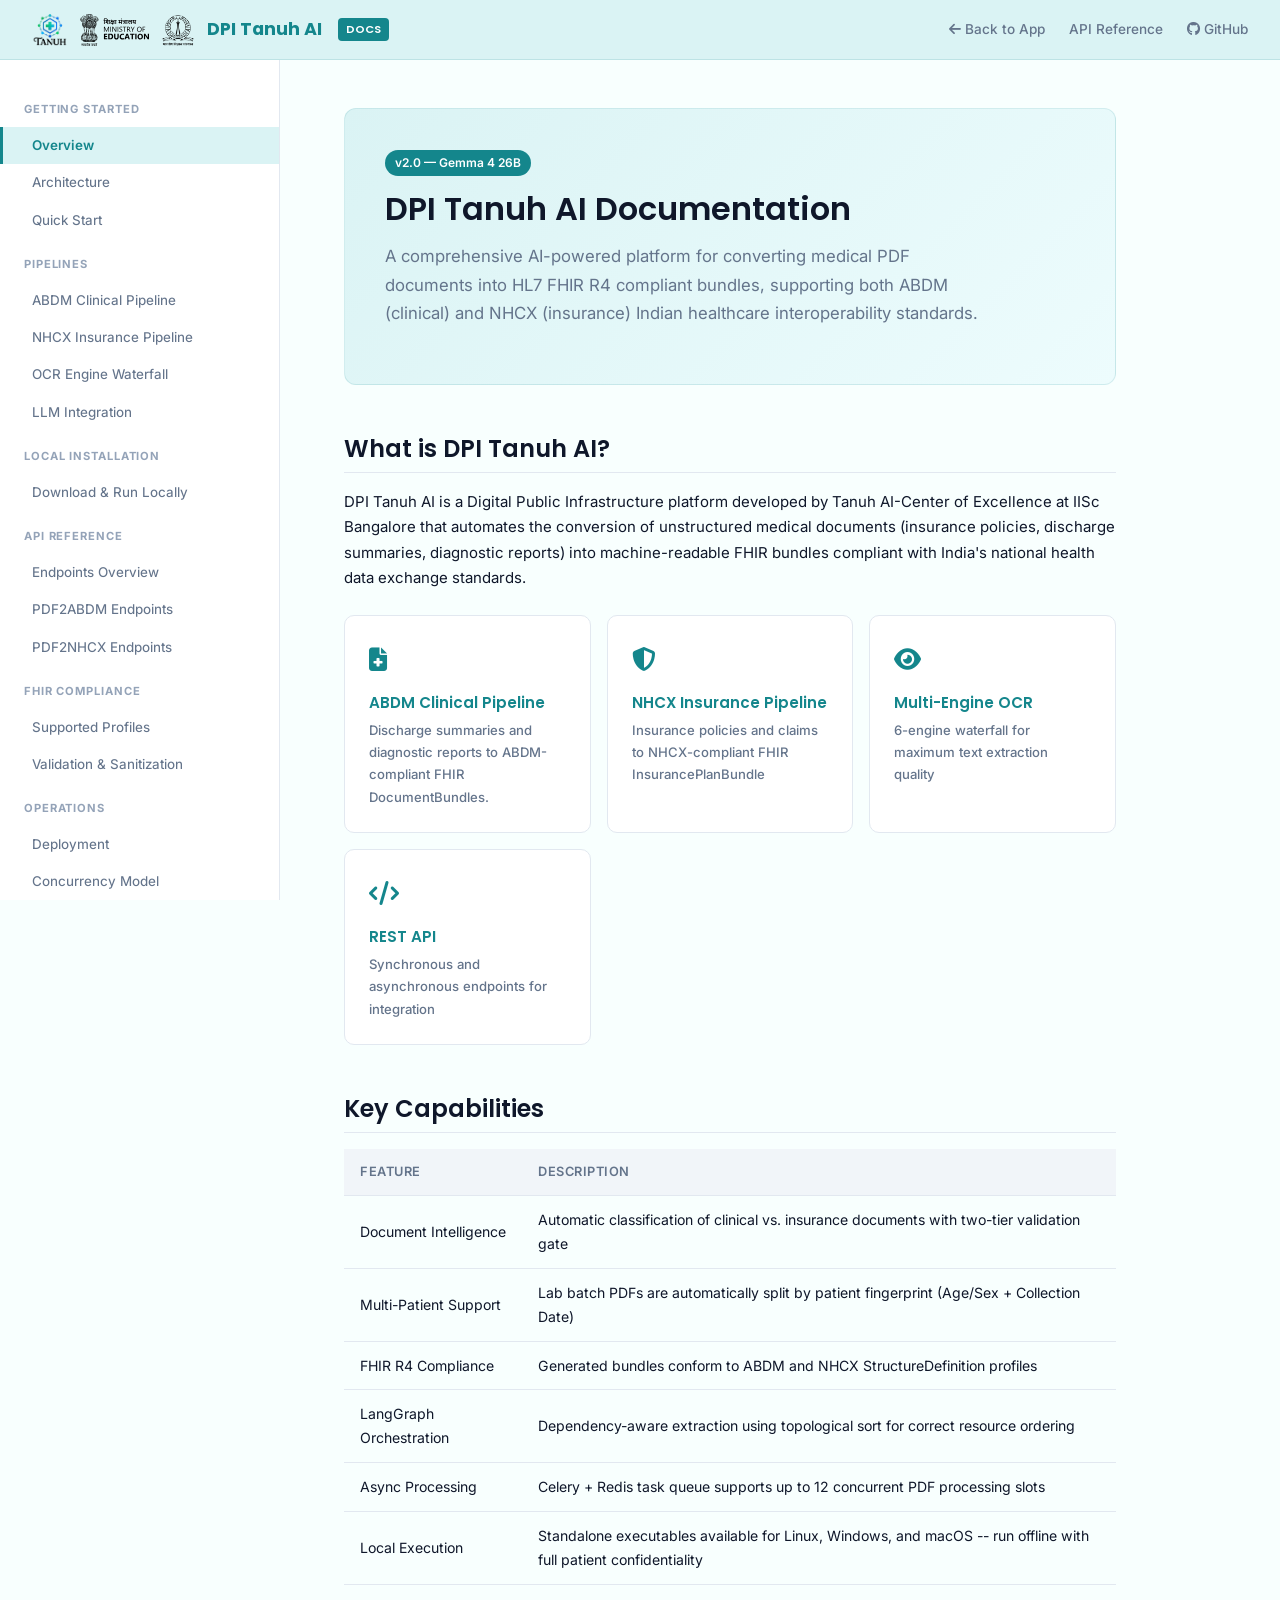
<file: frontend/docs/index.html>
<!DOCTYPE html>
<html lang="en">
<head>
    <meta charset="UTF-8">
    <meta name="viewport" content="width=device-width, initial-scale=1.0">
    <title>Documentation | DPI Tanuh AI</title>
    <link rel="icon" type="image/png" href="../assets/tanuh.png">
    <link rel="stylesheet" href="style.css">
    <link href="https://fonts.googleapis.com/css2?family=Inter:wght@400;450;500;600&family=Poppins:wght@600;700&family=JetBrains+Mono:wght@400;600&display=swap" rel="stylesheet">
    <link rel="stylesheet" href="https://cdnjs.cloudflare.com/ajax/libs/font-awesome/6.4.0/css/all.min.css">
</head>
<body>

<!-- Top Bar -->
<nav class="docs-topbar">
    <a href="../index.html" class="topbar-brand">
        <img src="../assets/tanuh.png" alt="Tanuh AI">
        <img src="../assets/MoE_Logo.svg" alt="Ministry of Education Logo" style="height:32px;">
        <img src="../assets/IISc_Logo.png" alt="IISc Logo" style="height:32px;">
        <span>DPI Tanuh AI</span>
        <span class="docs-badge">DOCS</span>
    </a>
    <div class="topbar-links">
        <a href="../index.html"><i class="fas fa-arrow-left"></i> Back to App</a>
        <a href="#api-reference" onclick="navigateTo('api-reference')">API Reference</a>
        <a href="https://github.com/tanuh-bcd" target="_blank"><i class="fab fa-github"></i> GitHub</a>
    </div>
</nav>

<!-- Layout -->
<div class="docs-layout">
    <!-- Sidebar -->
    <aside class="docs-sidebar">
        <div class="sidebar-section">
            <div class="sidebar-section-title">Getting Started</div>
            <a href="#overview" class="sidebar-link active" onclick="navigateTo('overview')">Overview</a>
            <a href="#architecture" class="sidebar-link" onclick="navigateTo('architecture')">Architecture</a>
            <a href="#quickstart" class="sidebar-link" onclick="navigateTo('quickstart')">Quick Start</a>
        </div>
        <div class="sidebar-section">
            <div class="sidebar-section-title">Pipelines</div>
            <a href="#pipeline-abdm" class="sidebar-link" onclick="navigateTo('pipeline-abdm')">ABDM Clinical Pipeline</a>
            <a href="#pipeline-nhcx" class="sidebar-link" onclick="navigateTo('pipeline-nhcx')">NHCX Insurance Pipeline</a>
            <a href="#ocr-engines" class="sidebar-link" onclick="navigateTo('ocr-engines')">OCR Engine Waterfall</a>
            <a href="#llm-integration" class="sidebar-link" onclick="navigateTo('llm-integration')">LLM Integration</a>
        </div>
        <div class="sidebar-section">
            <div class="sidebar-section-title">Local Installation</div>
            <a href="#local-install" class="sidebar-link" onclick="navigateTo('local-install')">Download &amp; Run Locally</a>
        </div>
        <div class="sidebar-section">
            <div class="sidebar-section-title">API Reference</div>
            <a href="#api-reference" class="sidebar-link" onclick="navigateTo('api-reference')">Endpoints Overview</a>
            <a href="#api-abdm" class="sidebar-link" onclick="navigateTo('api-abdm')">PDF2ABDM Endpoints</a>
            <a href="#api-nhcx" class="sidebar-link" onclick="navigateTo('api-nhcx')">PDF2NHCX Endpoints</a>
        </div>
        <div class="sidebar-section">
            <div class="sidebar-section-title">FHIR Compliance</div>
            <a href="#fhir-profiles" class="sidebar-link" onclick="navigateTo('fhir-profiles')">Supported Profiles</a>
            <a href="#fhir-validation" class="sidebar-link" onclick="navigateTo('fhir-validation')">Validation &amp; Sanitization</a>
        </div>
        <div class="sidebar-section">
            <div class="sidebar-section-title">Operations</div>
            <a href="#deployment" class="sidebar-link" onclick="navigateTo('deployment')">Deployment</a>
            <a href="#concurrency" class="sidebar-link" onclick="navigateTo('concurrency')">Concurrency Model</a>
            <a href="#monitoring" class="sidebar-link" onclick="navigateTo('monitoring')">Monitoring &amp; Logging</a>
        </div>
    </aside>

    <!-- Main Content -->
    <main class="docs-main">

        <!-- Overview Section -->
        <section id="overview" class="doc-section active">
            <div class="docs-hero">
                <span class="version-badge">v2.0 &mdash; Gemma 4 26B</span>
                <h1>DPI Tanuh AI Documentation</h1>
                <p>A comprehensive AI-powered platform for converting medical PDF documents into HL7 FHIR R4 compliant bundles, supporting both ABDM (clinical) and NHCX (insurance) Indian healthcare interoperability standards.</p>
            </div>

            <h2>What is DPI Tanuh AI?</h2>
            <p>DPI Tanuh AI is a Digital Public Infrastructure platform developed by Tanuh AI-Center of Excellence at IISc Bangalore that automates the conversion of unstructured medical documents (insurance policies, discharge summaries, diagnostic reports) into machine-readable FHIR bundles compliant with India's national health data exchange standards.</p>

            <div class="card-grid">
                <a class="doc-card" href="#pipeline-abdm" onclick="navigateTo('pipeline-abdm')">
                    <div class="card-icon"><i class="fas fa-file-medical" style="color: var(--primary)"></i></div>
                    <h4>ABDM Clinical Pipeline</h4>
                    <p>Discharge summaries and diagnostic reports to ABDM-compliant FHIR DocumentBundles.</p>
                </a>
                <a class="doc-card" href="#pipeline-nhcx" onclick="navigateTo('pipeline-nhcx')">
                    <div class="card-icon"><i class="fas fa-shield-alt" style="color: var(--primary)"></i></div>
                    <h4>NHCX Insurance Pipeline</h4>
                    <p>Insurance policies and claims to NHCX-compliant FHIR InsurancePlanBundle</p>
                </a>
                <a class="doc-card" href="#ocr-engines" onclick="navigateTo('ocr-engines')">
                    <div class="card-icon"><i class="fas fa-eye" style="color: var(--primary)"></i></div>
                    <h4>Multi-Engine OCR</h4>
                    <p>6-engine waterfall for maximum text extraction quality</p>
                </a>
                <a class="doc-card" href="#api-reference" onclick="navigateTo('api-reference')">
                    <div class="card-icon"><i class="fas fa-code" style="color: var(--primary)"></i></div>
                    <h4>REST API</h4>
                    <p>Synchronous and asynchronous endpoints for integration</p>
                </a>
            </div>

            <h2>Key Capabilities</h2>
            <table>
                <thead>
                    <tr><th>Feature</th><th>Description</th></tr>
                </thead>
                <tbody>
                    <tr><td>Document Intelligence</td><td>Automatic classification of clinical vs. insurance documents with two-tier validation gate</td></tr>
                    <tr><td>Multi-Patient Support</td><td>Lab batch PDFs are automatically split by patient fingerprint (Age/Sex + Collection Date)</td></tr>
                    <tr><td>FHIR R4 Compliance</td><td>Generated bundles conform to ABDM and NHCX StructureDefinition profiles</td></tr>
                    <tr><td>LangGraph Orchestration</td><td>Dependency-aware extraction using topological sort for correct resource ordering</td></tr>
                    <tr><td>Async Processing</td><td>Celery + Redis task queue supports up to 12 concurrent PDF processing slots</td></tr>
                    <tr><td>Local Execution</td><td>Standalone executables available for Linux, Windows, and macOS -- run offline with full patient confidentiality</td></tr>
                </tbody>
            </table>
        </section>

        <!-- Architecture Section -->
        <section id="architecture" class="doc-section">
            <h1>System Architecture</h1>
            <p>The platform consists of 6 Docker microservices orchestrated via Docker Compose, communicating over an internal Docker network.</p>

            <div class="flow-diagram">
                                        +------------------+
                                        |    Frontend      |
                                        |  (Apache :8080)  |
                                        +--------+---------+
                                                 |
                          +----------------------+----------------------+
                          |                                             |
                +---------v--------+                          +---------v--------+
                |   pdf2abdm       |                          |   pdf2nhcx       |
                |  (FastAPI :8000) |                          |  (FastAPI :8001) |
                +---------+--------+                          +---------+--------+
                          |                                             |
                          +---------------------+-----------------------+
                                                |
                                     +----------v-----------+
                                     |     Celery Workers   |
                                     |  (3 replicas x 4)    |
                                     +----------+-----------+
                                                |
                                     +----------v-----------+
                                     |     Redis            |
                                     |  (Broker + Backend)  |
                                     +----------+-----------+
                                                |
                                     +----------v-----------+
                                     |   Vertex AI (LLM)    |
                                     |   Gemma 4 26B MaaS   |
                                     +----------------------+</div>

            <h2>Service Overview</h2>
            <table>
                <thead>
                    <tr><th>Service</th><th>Port</th><th>Role</th></tr>
                </thead>
                <tbody>
                    <tr><td><code>frontend</code></td><td>8080</td><td>Static SPA + reverse proxy (Apache httpd)</td></tr>
                    <tr><td><code>pdf2abdm</code></td><td>8000</td><td>Clinical document pipeline (ABDM profiles)</td></tr>
                    <tr><td><code>pdf2nhcx</code></td><td>8001</td><td>Insurance document pipeline (NHCX profiles)</td></tr>
                    <tr><td><code>celery-worker</code></td><td>&mdash;</td><td>Background task processing (3 replicas, concurrency=4)</td></tr>
                    <tr><td><code>redis</code></td><td>6379</td><td>Task broker, result backend, progress store</td></tr>
                </tbody>
            </table>

            <h2>Request Flow</h2>
            <div class="pipeline-steps">
                <div class="pipeline-step">
                    <h4>1. Client Upload</h4>
                    <p>PDF uploaded via frontend or API. Apache proxies to correct backend service.</p>
                </div>
                <div class="pipeline-step">
                    <h4>2. Document Validation Gate</h4>
                    <p>Two-tier classifier (keyword heuristic + LLM fallback) rejects misrouted documents.</p>
                </div>
                <div class="pipeline-step">
                    <h4>3. OCR Extraction</h4>
                    <p>6-engine waterfall extracts text with intelligent fallback for scanned/complex PDFs.</p>
                </div>
                <div class="pipeline-step">
                    <h4>4. LLM-Powered FHIR Extraction</h4>
                    <p>LangGraph StateGraph orchestrates Gemma 4 26B calls in dependency order.</p>
                </div>
                <div class="pipeline-step">
                    <h4>5. Post-Processing &amp; Validation</h4>
                    <p>Sanitization fixes common LLM hallucinations, bundle assembly, PDF embedding.</p>
                </div>
                <div class="pipeline-step">
                    <h4>6. Result Delivery</h4>
                    <p>FHIR bundle stored in Redis (24h TTL) and uploaded to GCS.</p>
                </div>
            </div>
        </section>

        <!-- Quick Start Section -->
        <section id="quickstart" class="doc-section">
            <h1>Quick Start</h1>
            <p>Get the platform running locally in minutes with Docker Compose.</p>

            <h2>Prerequisites</h2>
            <ul>
                <li>Docker &amp; Docker Compose v2+</li>
                <li>Google Cloud service account with Vertex AI access</li>
                <li>At least 8GB RAM available for containers</li>
            </ul>

            <h2>Environment Setup</h2>
            <p>Create a <code>.env</code> file in the project root:</p>
            <pre><code>GOOGLE_CLOUD_PROJECT=your-gcp-project-id
GOOGLE_APPLICATION_CREDENTIALS=/path/to/service-account.json
REDIS_URL=redis://redis:6379/0
GCS_BUCKET=your-bucket-name</code></pre>

            <h2>Launch</h2>
            <pre><code># Clone the repository
git clone https://github.com/tanuh-bcd/NHCX_HACKATHON.git
cd NHCX_HACKATHON

# Start all services
docker compose up --build -d

# Verify services
docker compose ps</code></pre>

            <div class="callout callout-info">
                <strong>Ports</strong>
                Frontend: <code>http://localhost:8080</code> | ABDM API: <code>:8000</code> | NHCX API: <code>:8001</code>
            </div>

            <h2>Test a Conversion</h2>
            <pre><code># Synchronous (waits for result)
curl -X POST http://localhost:8080/pdf2nhcx \
  -F "file=@insurance_policy.pdf" \
  -F "model=gemma4"

# Asynchronous (returns task ID immediately)
curl -X POST http://localhost:8080/pdf2nhcx/submit \
  -F "file=@insurance_policy.pdf"

# Poll for result
curl http://localhost:8080/pdf2nhcx/task-result/{task_id}</code></pre>
        </section>

        <!-- ABDM Pipeline Section -->
        <section id="pipeline-abdm" class="doc-section">
            <h1>ABDM Clinical Pipeline</h1>
            <p>The pdf2abdm service converts clinical medical documents (discharge summaries, diagnostic reports) into FHIR R4 DocumentBundles conforming to Ayushman Bharat Digital Mission profiles.</p>

            <h2>Supported Document Types</h2>
            <table>
                <thead>
                    <tr><th>Artifact</th><th>Description</th><th>Mandatory Resources</th></tr>
                </thead>
                <tbody>
                    <tr>
                        <td><code>DischargeSummaryRecord</code></td>
                        <td>Inpatient discharge documents</td>
                        <td>Patient, Encounter, Practitioner, Organization, Condition, Procedure, Observation, DocumentReference</td>
                    </tr>
                    <tr>
                        <td><code>DiagnosticReportRecord</code></td>
                        <td>Lab and imaging reports</td>
                        <td>Patient, Practitioner, Organization, DiagnosticReportLab, Observation, DocumentReference</td>
                    </tr>
                </tbody>
            </table>

            <h2>Pipeline Flow</h2>
            <div class="pipeline-steps">
                <div class="pipeline-step">
                    <h4>1. Multi-Engine OCR</h4>
                    <p>PDF text extraction via 6-engine waterfall. Scanned documents automatically trigger VLM/Tesseract fallback.</p>
                </div>
                <div class="pipeline-step">
                    <h4>2. Patient Grouping (Lab Reports)</h4>
                    <p>For diagnostic batch PDFs: pages grouped by Age/Sex + Collection Date fingerprint. Discharge summaries bypass this step.</p>
                </div>
                <div class="pipeline-step">
                    <h4>3. Document Classification</h4>
                    <p>LLM-based classifier selects clinical artifact type and identifies additional FHIR resources present in the text.</p>
                </div>
                <div class="pipeline-step">
                    <h4>4. LangGraph Extraction</h4>
                    <p>Dependency-resolved workflow extracts each FHIR resource using rulebook-driven prompts. Cross-references maintained via ID registry.</p>
                </div>
                <div class="pipeline-step">
                    <h4>5. Bundle Assembly</h4>
                    <p>Resources assembled into FHIR DocumentBundle with proper fullUrl references, PDF binary embedded as base64.</p>
                </div>
            </div>

            <h2>Multi-Patient Handling</h2>
            <p>Lab batch PDFs (e.g., multiple patients' blood work in one PDF) are detected by the presence of <code>Age/Sex</code> and <code>Collection Date</code> fields. When detected:</p>
            <ul>
                <li>Pages are grouped by patient fingerprint</li>
                <li>Each patient group produces an independent FHIR bundle</li>
                <li>Non-batch documents (discharge summaries) are always treated as single-patient</li>
            </ul>

            <div class="callout callout-warning">
                <strong>Document Gate</strong>
                Non-clinical documents (insurance PDFs, unrelated files) are rejected with HTTP 422 before any LLM processing occurs, saving compute resources.
            </div>
        </section>

        <!-- NHCX Pipeline Section -->
        <section id="pipeline-nhcx" class="doc-section">
            <h1>NHCX Insurance Pipeline</h1>
            <p>The pdf2nhcx service converts insurance documents into FHIR R4 <code>InsurancePlanBundle</code> resources conforming to National Health Claims Exchange standards. All insurance document types are converted into this single bundle format.</p>

            <h2>Input &amp; Output</h2>
            <p>The pipeline accepts any insurance-related PDF document (health insurance policies, claims, etc.) as input. The output is always a single <strong>InsurancePlanBundle</strong> — a FHIR Bundle of type <code>collection</code> containing InsurancePlan, Organization, Condition, DocumentReference, and other relevant resources extracted from the document.</p>

            <h2>Resource Dependency Graph</h2>
            <p>NHCX resources have strict ordering requirements. The pipeline uses topological sorting to ensure dependencies are resolved before dependent resources are extracted:</p>

            <div class="flow-diagram">
  Organization ──────────┐
                         v
  InsurancePlan ─────────┤
                         v
  InsurancePlanBundle ───┘

  Independent: Binary, DocumentReference, Condition, Patient, Practitioner</div>

            <h2>Pipeline Steps</h2>
            <div class="pipeline-steps">
                <div class="pipeline-step">
                    <h4>1. OCR + Distillation</h4>
                    <p>Multi-engine OCR extracts raw text, then 8 LLM calls distill structured information from the entire text.</p>
                </div>
                <div class="pipeline-step">
                    <h4>2. Document Type Gate</h4>
                    <p>Classifier validates the document is actually an insurance document. Clinical docs are rejected with a redirect message.</p>
                </div>
                <div class="pipeline-step">
                    <h4>3. NHCX Resource Selection</h4>
                    <p>LLM identifies which insurance-specific FHIR resources are present in the document.</p>
                </div>
                <div class="pipeline-step">
                    <h4>4. LangGraph Extraction (Dependency-Ordered)</h4>
                    <p>Each resource extracted via dedicated LLM call with NHCX rulebook (StructureDefinition JSON) loaded into prompt context.</p>
                </div>
                <div class="pipeline-step">
                    <h4>5. Sanitization &amp; Assembly</h4>
                    <p><code>sanitize_fhir_resource()</code> fixes hallucinated types, missing required fields, invalid code systems. Bundle assembled with InsurancePlan first.</p>
                </div>
                <div class="pipeline-step">
                    <h4>6. PDF Embedding &amp; Upload</h4>
                    <p>Original PDF embedded as base64 Binary resource. Final bundle uploaded to GCS and cached in Redis.</p>
                </div>
            </div>

            <h2>Rulebook-Driven Extraction</h2>
            <p>Each FHIR resource type has a corresponding StructureDefinition JSON file (40+ rulebooks) loaded into the LLM prompt. This ensures generated resources conform to the exact field constraints, cardinality rules, and terminology bindings defined by NHCX.</p>

            <div class="callout callout-info">
                <strong>Cross-Reference Integrity</strong>
                An <code>id_registry</code> dictionary tracks generated resource IDs across the workflow, ensuring that references (e.g., InsurancePlan referencing Organization) use correct UUIDs.
            </div>
        </section>

        <!-- OCR Engines Section -->
        <section id="ocr-engines" class="doc-section">
            <h1>OCR Engine Waterfall</h1>
            <p>The platform employs a 6-engine waterfall strategy to maximize text extraction quality across diverse PDF types (digital, scanned, handwritten, complex layouts).</p>

            <h2>Engine Priority Order</h2>
            <table>
                <thead>
                    <tr><th>#</th><th>Engine</th><th>Technology</th><th>Best For</th><th>Fallback Trigger</th></tr>
                </thead>
                <tbody>
                    <tr><td>1</td><td><strong>PyPDF</strong></td><td>Native PDF text layer</td><td>Clean digital PDFs</td><td>&lt;50 chars/page (scanned PDF)</td></tr>
                    <tr><td>2</td><td><strong>Chandra2</strong></td><td>VLM 4B (datalab/chandra2)</td><td>Complex layouts, handwriting</td><td>GPU unavailable or model error</td></tr>
                    <tr><td>3</td><td><strong>Docling</strong></td><td>IBM Structural Parser</td><td>Tables, structured documents</td><td>Parse failure or empty output</td></tr>
                    <tr><td>4</td><td><strong>LightOn</strong></td><td>PyMuPDF4LLM</td><td>Fast digital extraction</td><td>Empty or insufficient text</td></tr>
                    <tr><td>5</td><td><strong>Surya</strong></td><td>Transformer OCR</td><td>90+ languages, 2x resolution</td><td>Low confidence scores</td></tr>
                    <tr><td>6</td><td><strong>Chandra</strong></td><td>Tesseract (300 DPI)</td><td>Last resort, any document</td><td>Final fallback (always succeeds)</td></tr>
                </tbody>
            </table>

            <h2>Design Rationale</h2>
            <ul>
                <li><strong>Fast path first:</strong> PyPDF is near-instant for digital PDFs (majority of insurance documents)</li>
                <li><strong>VLM for quality:</strong> Chandra2 (4B parameter model) understands document layout semantically</li>
                <li><strong>Structural parsing:</strong> Docling preserves tables and hierarchical structure</li>
                <li><strong>Never fail:</strong> Tesseract as final fallback ensures every PDF produces some output</li>
            </ul>

            <h2>Output Normalization</h2>
            <p>All engines produce output through a common normalizer that generates uniform Markdown with:</p>
            <ul>
                <li>YAML front-matter (engine used, page count, confidence)</li>
                <li><code>&lt;!-- PAGE N --&gt;</code> markers for page boundaries</li>
                <li>Consistent heading levels and table formatting</li>
            </ul>

            <div class="callout callout-success">
                <strong>GPU Optimization</strong>
                Chandra2 (VLM) requires 8-12GB VRAM. When no GPU is available, the waterfall automatically skips to Docling, maintaining service availability without hardware dependency.
            </div>
        </section>

        <!-- LLM Integration Section -->
        <section id="llm-integration" class="doc-section">
            <h1>LLM Integration</h1>
            <p>The platform uses Google's Gemma 4 26B model via Vertex AI Model-as-a-Service for all inference tasks.</p>

            <h2>Model Configuration</h2>
            <table>
                <thead>
                    <tr><th>Parameter</th><th>Value</th></tr>
                </thead>
                <tbody>
                    <tr><td>Model</td><td><code>publishers/google/models/gemma-4-26b-a4b-it-maas</code></td></tr>
                    <tr><td>Provider</td><td>Google Vertex AI (Model-as-a-Service)</td></tr>
                    <tr><td>Temperature</td><td>0.1 (deterministic extraction)</td></tr>
                    <tr><td>Max Tokens</td><td>65,536</td></tr>
                    <tr><td>Context Window</td><td>128K tokens</td></tr>
                </tbody>
            </table>

            <h2>LangChain Integration</h2>
            <p>Two LangChain wrapper libraries are used:</p>
            <table>
                <thead>
                    <tr><th>Service</th><th>Library</th><th>Class</th></tr>
                </thead>
                <tbody>
                    <tr><td>pdf2abdm</td><td><code>langchain_google_vertexai</code></td><td><code>ChatVertexAI</code></td></tr>
                    <tr><td>pdf2nhcx</td><td><code>langchain_google_genai</code></td><td><code>ChatGoogleGenerativeAI</code></td></tr>
                </tbody>
            </table>
            <p>Both connect to the same Vertex AI backend. Token refresh is handled automatically via <code>get_llm()</code> factory pattern (fresh client per call avoids stale credentials).</p>

            <h2>LLM Call Budget Per Document</h2>
            <table>
                <thead>
                    <tr><th>Stage</th><th>Calls</th><th>Purpose</th></tr>
                </thead>
                <tbody>
                    <tr><td>Distillation</td><td>~8 </td><td>Structured text extraction from raw OCR</td></tr>
                    <tr><td>Classification</td><td>1</td><td>Document type + resource selection</td></tr>
                    <tr><td>FHIR Extraction</td><td>~6</td><td>One call per resource type (Organization, InsurancePlan, etc.)</td></tr>
                    <tr><td><strong>Total</strong></td><td><strong>~15</strong></td><td>Per Insurance PDF</td></tr>
                </tbody>
            </table>

            <h2>LangGraph Workflow</h2>
            <p>The extraction workflow is built as a LangGraph <code>StateGraph</code> with:</p>
            <ul>
                <li><strong>Shared state:</strong> <code>AgentState</code> TypedDict carries text, ID registry, and extracted resources</li>
                <li><strong>Node factory:</strong> <code>create_insurance_node()</code> generates a node for each resource type</li>
                <li><strong>Topological ordering:</strong> Dependencies resolved automatically (Organization before InsurancePlan)</li>
                <li><strong>Assembly node:</strong> Final node collects all resources into ordered bundle</li>
            </ul>
        </section>

        <!-- API Reference Section -->
        <section id="api-reference" class="doc-section">
            <h1>API Reference</h1>
            <p>The platform exposes RESTful APIs through two backend services. All endpoints accept multipart form uploads and return JSON.</p>

            <div class="callout callout-info">
                <strong>Base URL</strong>
                Production: <code>https://dpi.tanuh.ai</code> | Local: <code>http://localhost:8080</code>
            </div>

            <h2>Authentication</h2>
            <p>Currently, the API does not require authentication tokens. Rate limiting is applied at the infrastructure level.</p>

            <h2>Common Response Format</h2>
            <pre><code>{
  "status": "completed" | "failed" | "rejected",
  "task_id": "uuid-string",
  "doc_type": "InsurancePolicy",
  "bundle": { ... FHIR Bundle ... },
  "model_used": "gemma4",
  "error": "string (only on failure)"
}</code></pre>

            <h2>Services</h2>
            <div class="card-grid">
                <a class="doc-card" href="#api-abdm" onclick="navigateTo('api-abdm')">
                    <div class="card-icon"><i class="fas fa-file-medical" style="color: var(--primary)"></i></div>
                    <h4>PDF2ABDM</h4>
                    <p>Clinical documents &rarr; FHIR DocumentBundle</p>
                </a>
                <a class="doc-card" href="#api-nhcx" onclick="navigateTo('api-nhcx')">
                    <div class="card-icon"><i class="fas fa-shield-alt" style="color: var(--primary)"></i></div>
                    <h4>PDF2NHCX</h4>
                    <p>Insurance documents &rarr; FHIR InsurancePlanBundle</p>
                </a>
                <a class="doc-card" href="#local-install" onclick="navigateTo('local-install')">
                    <div class="card-icon"><i class="fas fa-download" style="color: var(--primary)"></i></div>
                    <h4>Run Locally</h4>
                    <p>Download executable for Linux, Windows, or macOS</p>
                </a>
            </div>
        </section>

        <!-- API ABDM Section -->
        <section id="api-abdm" class="doc-section">
            <h1>PDF2ABDM Endpoints</h1>
            <p>Clinical document conversion API. Accepts discharge summaries and diagnostic reports.</p>

            <div class="endpoint-block">
                <div class="endpoint-header">
                    <span class="method method-post">POST</span>
                    <code>/pdf2abdm</code>
                </div>
                <div class="endpoint-body">
                    <p><strong>Synchronous conversion.</strong> Blocks until processing completes (up to 25 minutes for complex documents).</p>
                    <h4>Parameters</h4>
                    <div class="param-list">
                        <div class="param-item">
                            <span class="param-name">file</span>
                            <span><span class="param-type">file (required)</span> &mdash; PDF document to convert</span>
                        </div>
                        <div class="param-item">
                            <span class="param-name">model</span>
                            <span><span class="param-type">string</span> &mdash; LLM model key. Default: <code>gemma4</code></span>
                        </div>
                    </div>
                    <h4>Response</h4>
                    <pre><code>{
  "status": "completed",
  "bundles": [
    { "resourceType": "Bundle", "type": "document", ... }
  ],
  "doc_type": "DischargeSummaryRecord",
  "patient_count": 1
}</code></pre>
                </div>
            </div>

            <div class="endpoint-block">
                <div class="endpoint-header">
                    <span class="method method-post">POST</span>
                    <code>/pdf2abdm/submit</code>
                </div>
                <div class="endpoint-body">
                    <p><strong>Asynchronous submission.</strong> Returns immediately with a task ID for polling.</p>
                    <h4>Response</h4>
                    <pre><code>{
  "task_id": "a1b2c3d4-e5f6-7890-abcd-ef1234567890",
  "status": "queued"
}</code></pre>
                </div>
            </div>

            <div class="endpoint-block">
                <div class="endpoint-header">
                    <span class="method method-get">GET</span>
                    <code>/pdf2abdm/task-status/{task_id}</code>
                </div>
                <div class="endpoint-body">
                    <p><strong>Poll task progress.</strong> Returns current step and percentage.</p>
                    <pre><code>{
  "state": "PROGRESS",
  "step": "LLM Extraction",
  "progress": 50
}</code></pre>
                </div>
            </div>

            <div class="endpoint-block">
                <div class="endpoint-header">
                    <span class="method method-get">GET</span>
                    <code>/pdf2abdm/task-result/{task_id}</code>
                </div>
                <div class="endpoint-body">
                    <p><strong>Retrieve completed result.</strong> Results are cached in Redis for 24 hours.</p>
                </div>
            </div>

            <div class="callout callout-warning">
                <strong>Document Validation</strong>
                Uploading a non-clinical document (e.g., insurance policy) returns HTTP 422 with message: "Wrong service: please resubmit via the NHCX/Insurance pipeline."
            </div>
        </section>

        <!-- API NHCX Section -->
        <section id="api-nhcx" class="doc-section">
            <h1>PDF2NHCX Endpoints</h1>
            <p>Insurance document conversion API. Accepts health insurance policies, pre-authorization forms, and claims.</p>

            <div class="endpoint-block">
                <div class="endpoint-header">
                    <span class="method method-post">POST</span>
                    <code>/pdf2nhcx</code>
                </div>
                <div class="endpoint-body">
                    <p><strong>Synchronous conversion.</strong> Processes insurance PDF and returns FHIR InsurancePlanBundle.</p>
                    <h4>Parameters</h4>
                    <div class="param-list">
                        <div class="param-item">
                            <span class="param-name">file</span>
                            <span><span class="param-type">file (required)</span> &mdash; Insurance PDF document</span>
                        </div>
                        <div class="param-item">
                            <span class="param-name">model</span>
                            <span><span class="param-type">string</span> &mdash; LLM model key. Default: <code>gemma4</code></span>
                        </div>
                    </div>
                    <h4>Response</h4>
                    <pre><code>{
  "status": "completed",
  "doc_type": "InsurancePolicy",
  "bundle": {
    "resourceType": "Bundle",
    "type": "collection",
    "entry": [ ... ]
  },
  "model_used": "gemma4"
}</code></pre>
                </div>
            </div>

            <div class="endpoint-block">
                <div class="endpoint-header">
                    <span class="method method-post">POST</span>
                    <code>/pdf2nhcx/submit</code>
                </div>
                <div class="endpoint-body">
                    <p><strong>Asynchronous submission.</strong> Queues processing via Celery and returns task ID.</p>
                    <pre><code>{
  "task_id": "f7e6d5c4-b3a2-1098-fedc-ba9876543210",
  "status": "queued"
}</code></pre>
                </div>
            </div>

            <div class="endpoint-block">
                <div class="endpoint-header">
                    <span class="method method-get">GET</span>
                    <code>/pdf2nhcx/task-status/{task_id}</code>
                </div>
                <div class="endpoint-body">
                    <p><strong>Poll task progress.</strong></p>
                    <pre><code>{
  "state": "PROGRESS",
  "step": "LLM Extraction",
  "progress": 50,
  "task_id": "f7e6d5c4-..."
}</code></pre>
                </div>
            </div>

            <div class="endpoint-block">
                <div class="endpoint-header">
                    <span class="method method-get">GET</span>
                    <code>/pdf2nhcx/task-result/{task_id}</code>
                </div>
                <div class="endpoint-body">
                    <p><strong>Retrieve completed result.</strong> Includes full FHIR bundle, GCS URI, and model used.</p>
                </div>
            </div>
        </section>

        <!-- Local Installation Section -->
        <section id="local-install" class="doc-section">
            <h1>Run Locally (Offline Mode)</h1>
            <p>Download a single executable file for your operating system. No Python, no pip, no cloud APIs needed. All processing happens entirely on your machine with full patient data confidentiality.</p>

            <div class="callout callout-warning">
                <strong>Requirements</strong>
                <ul style="margin:6px 0 0 0; padding-left:18px;">
                    <li><strong>NVIDIA GPU with 16 GB+ VRAM</strong> (e.g., RTX 4090, A100, L4) or Apple Silicon Mac with 16 GB+ unified memory</li>
                    <li>Linux x86_64 / Windows 10+ / macOS 13+</li>
                    <li>~20 GB free disk space (16 GB for the LLM model + executable)</li>
                </ul>
            </div>

            <div class="callout callout-success">
                <strong>Source code is not exposed</strong> -- the executable bundles everything into a compressed binary. Users cannot see or modify the pipeline source code.
            </div>

            <h2>Processing Time Benchmarks (gemma4:26b)</h2>
            <p>Estimated average extraction time per document using the larger 26B parameter model:</p>
            <div style="overflow-x: auto; margin-bottom: 2rem;">
                <table>
                    <thead>
                        <tr>
                            <th>Hardware / Deployment</th>
                            <th>Processing Time</th>
                        </tr>
                    </thead>
                    <tbody>
                        <tr>
                            <td><strong>NVIDIA RTX A6000</strong></td>
                            <td>~9 minutes</td>
                        </tr>
                        <tr>
                            <td><strong>NVIDIA RTX A6000 Ada</strong></td>
                            <td>~8 minutes</td>
                        </tr>
                        <tr>
                            <td><strong>NVIDIA GB10</strong></td>
                            <td>~12 minutes</td>
                        </tr>
                        <tr>
                            <td><strong>Google Vertex (Cloud MaaS LLM)</strong></td>
                            <td>~2 minutes</td>
                        </tr>
                    </tbody>
                </table>
            </div>

            <h2>Step 1: Download for Your Platform</h2>
            <div class="card-grid">
                <a class="doc-card" href="https://drive.google.com/file/d/1Jb-KK6i1bTNtJ9731zMX8MBcMXfcWalI/view?usp=sharing" target="_blank" style="text-decoration:none;">
                    <div class="card-icon"><i class="fab fa-linux" style="color: var(--primary); font-size: 2rem;"></i></div>
                    <h4>Linux (x86_64)</h4>
                    <p>AppImage (~400 MB)<br>Ubuntu 20.04+, Fedora 33+</p>
                </a>
                <a class="doc-card" href="https://drive.google.com/file/d/16t_R4U3emX9DswYferLZwRtKHjgHP2YB/view?usp=sharing" target="_blank" style="text-decoration:none;">
                    <div class="card-icon"><i class="fab fa-linux" style="color: var(--primary); font-size: 2rem;"></i></div>
                    <h4>Linux (ARM64)</h4>
                    <p>Binary (~400 MB)<br>aarch64 / AWS Graviton</p>
                </a>
                <a class="doc-card" href="https://drive.google.com/file/d/16rnbuXTHooIWeh4R_2OmxLBNOnbjHt7D/view?usp=sharing" target="_blank" style="text-decoration:none;">
                    <div class="card-icon"><i class="fab fa-windows" style="color: var(--primary); font-size: 2rem;"></i></div>
                    <h4>Windows (x86_64)</h4>
                    <p>Portable EXE (~400 MB)<br>Windows 10 / 11</p>
                </a>
                <a class="doc-card" href="https://drive.google.com/file/d/1Lf6Mbydg_KCnPS-xKkDRwqVuvkFaQgYW/view?usp=sharing" target="_blank" style="text-decoration:none;">
                    <div class="card-icon"><i class="fab fa-apple" style="color: var(--primary); font-size: 2rem;"></i></div>
                    <h4>macOS</h4>
                    <p>Binary (~400 MB)<br>macOS 13+ (Apple Silicon / Intel)</p>
                </a>
            </div>

            <h2>Step 2: Install Ollama</h2>
            <p>Ollama runs the LLM (Gemma 4 26B) locally on your GPU. Install it from <a href="https://ollama.com/download" target="_blank" style="color: var(--primary);">ollama.com/download</a>.</p>
            <pre><code># Linux (one-line install)
curl -fsSL https://ollama.com/install.sh | sh

# Windows / macOS: download the installer from https://ollama.com/download</code></pre>

            <h2>Step 3: Pull the LLM Model</h2>
            <pre><code># Downloads ~16 GB model (requires 16 GB+ GPU VRAM)
ollama pull gemma4:26b</code></pre>

            <h2>Step 4: Unzip &amp; Run</h2>

            <h4>Linux (x86_64)</h4>
            <pre><code># Unzip the downloaded file
unzip nhcx-extract-linux-x86_64.zip

# Install FUSE if not already present
sudo apt install libfuse2       # Ubuntu/Debian
sudo dnf install fuse-libs      # Fedora/RHEL

# Make executable and run
chmod +x nhcx-extract-1.0.0-x86_64.AppImage
./nhcx-extract-1.0.0-x86_64.AppImage check -m gemma4:26b</code></pre>

            <h4>Linux (ARM64)</h4>
            <pre><code># Unzip the downloaded file
unzip nhcx-extract-linux-aarch64.zip

# Make executable and run (No FUSE required)
chmod +x nhcx-extract-linux-aarch64
./nhcx-extract-linux-aarch64 check -m gemma4:26b</code></pre>

            <h4>Windows</h4>
            <pre><code># Unzip the downloaded file, then open Command Prompt:
nhcx-extract.exe check -m gemma4:26b</code></pre>

            <h4>macOS</h4>
            <pre><code># Unzip the downloaded file
unzip nhcx-extract-macos.zip

chmod +x nhcx-extract
# First run: macOS will block it. Go to System Settings > Privacy & Security > Allow Anyway
./nhcx-extract check -m gemma4:26b</code></pre>

            <h2>Step 5: Extract FHIR Bundles</h2>

            <h4>Linux (x86_64)</h4>
            <pre><code>./nhcx-extract-1.0.0-x86_64.AppImage abdm report.pdf -o result.json -m gemma4:26b
./nhcx-extract-1.0.0-x86_64.AppImage nhcx policy.pdf -o result.json -m gemma4:26b
./nhcx-extract-1.0.0-x86_64.AppImage auto document.pdf -o result.json -m gemma4:26b</code></pre>

            <h4>Linux (ARM64)</h4>
            <pre><code>./nhcx-extract-linux-aarch64 abdm report.pdf -o result.json -m gemma4:26b
./nhcx-extract-linux-aarch64 nhcx policy.pdf -o result.json -m gemma4:26b
./nhcx-extract-linux-aarch64 auto document.pdf -o result.json -m gemma4:26b</code></pre>

            <h4>Windows</h4>
            <pre><code>nhcx-extract.exe abdm report.pdf -o result.json -m gemma4:26b
nhcx-extract.exe nhcx policy.pdf -o result.json -m gemma4:26b
nhcx-extract.exe auto document.pdf -o result.json -m gemma4:26b</code></pre>

            <h4>macOS</h4>
            <pre><code>./nhcx-extract abdm report.pdf -o result.json -m gemma4:26b
./nhcx-extract nhcx policy.pdf -o result.json -m gemma4:26b
./nhcx-extract auto document.pdf -o result.json -m gemma4:26b</code></pre>

            <h2>Command Reference</h2>
            <p>Replace <code>nhcx-extract</code> with the executable name for your platform:<br>
            Linux: <code>./nhcx-extract-1.0.0-x86_64.AppImage</code> &nbsp;|&nbsp; Windows: <code>nhcx-extract.exe</code> &nbsp;|&nbsp; macOS: <code>./nhcx-extract</code></p>
            <table>
                <thead>
                    <tr><th>Command</th><th>Description</th></tr>
                </thead>
                <tbody>
                    <tr><td><code>nhcx-extract check -m gemma4:26b</code></td><td>Verify Ollama and model are ready</td></tr>
                    <tr><td><code>nhcx-extract abdm &lt;pdf&gt; -o &lt;output&gt; -m gemma4:26b</code></td><td>Extract ABDM FHIR bundle from clinical PDF</td></tr>
                    <tr><td><code>nhcx-extract nhcx &lt;pdf&gt; -o &lt;output&gt; -m gemma4:26b</code></td><td>Extract NHCX FHIR bundle from insurance PDF</td></tr>
                    <tr><td><code>nhcx-extract auto &lt;pdf&gt; -o &lt;output&gt; -m gemma4:26b</code></td><td>Auto-detect type and extract</td></tr>
                    <tr><td><code>nhcx-extract --help</code></td><td>Show all options</td></tr>
                    <tr><td><code>nhcx-extract --version</code></td><td>Show version</td></tr>
                </tbody>
            </table>

            <div class="callout callout-warning">
                <strong>GPU Requirement</strong>
                You need an NVIDIA GPU with at least 16 GB VRAM (e.g., RTX 4090, A100, L4) to run the gemma4:26b model. On macOS, Apple Silicon M1/M2/M3/M4 with 16 GB+ unified memory is supported natively by Ollama.
            </div>
        </section>

        <!-- FHIR Profiles Section -->
        <section id="fhir-profiles" class="doc-section">
            <h1>Supported FHIR Profiles</h1>
            <p>The platform generates resources conforming to India-specific FHIR R4 profiles defined by NRCeS(National Resource Centre for EHR Standards).</p>

            <h2>ABDM Clinical Profiles</h2>
            <table>
                <thead>
                    <tr><th>Resource</th><th>Profile</th><th>Description</th></tr>
                </thead>
                <tbody>
                    <tr><td>Patient</td><td>ABDM Patient</td><td>Demographics with Aadhaar/ABHA identifiers</td></tr>
                    <tr><td>Practitioner</td><td>ABDM Practitioner</td><td>Provider with MCI registration number</td></tr>
                    <tr><td>Organization</td><td>ABDM Organization</td><td>Healthcare facility with HFR ID</td></tr>
                    <tr><td>Encounter</td><td>ABDM Encounter</td><td>Inpatient/outpatient encounter context</td></tr>
                    <tr><td>Condition</td><td>ABDM Condition</td><td>Diagnosis with ICD-10/SNOMED codes</td></tr>
                    <tr><td>Procedure</td><td>ABDM Procedure</td><td>Surgical/medical procedures performed</td></tr>
                    <tr><td>Observation</td><td>ABDM Observation</td><td>Lab results, vitals, clinical findings</td></tr>
                    <tr><td>DiagnosticReport</td><td>ABDM DiagnosticReportLab</td><td>Lab panel results with reference ranges</td></tr>
                    <tr><td>MedicationRequest</td><td>ABDM MedicationRequest</td><td>Prescription medications</td></tr>
                    <tr><td>DocumentReference</td><td>ABDM DocumentReference</td><td>Pointer to source document</td></tr>
                </tbody>
            </table>

            <h2>NHCX Insurance Profiles</h2>
            <table>
                <thead>
                    <tr><th>Resource</th><th>Profile</th><th>Description</th></tr>
                </thead>
                <tbody>
                    <tr><td>InsurancePlan</td><td>NHCX InsurancePlan</td><td>Policy details, coverage, benefits, exclusions</td></tr>
                    <tr><td>Organization</td><td>NHCX Organization</td><td>Insurance company with IRDAI registration</td></tr>
                    <tr><td>Patient</td><td>NHCX Patient</td><td>Policyholder demographics</td></tr>
                    <tr><td>Condition</td><td>NHCX Condition</td><td>Pre-existing conditions, exclusions</td></tr>
                    <tr><td>Binary</td><td>FHIR Binary</td><td>Base64-encoded source PDF</td></tr>
                    <tr><td>DocumentReference</td><td>NHCX DocumentReference</td><td>Metadata about the source document</td></tr>
                </tbody>
            </table>

            <h2>Terminology Bindings</h2>
            <ul>
                <li><strong>ICD-10:</strong> Diagnosis coding (Condition resources)</li>
                <li><strong>SNOMED CT:</strong> Clinical findings and procedures</li>
                <li><strong>LOINC:</strong> Laboratory observation codes</li>
                <li><strong>IRDAI Codes:</strong> Insurance plan and coverage types</li>
                <li><strong>NHA Value Sets:</strong> India-specific extensions and identifiers</li>
            </ul>
        </section>

        <!-- FHIR Validation Section -->
        <section id="fhir-validation" class="doc-section">
            <h1>Validation &amp; Sanitization</h1>
            <p>LLM-generated FHIR resources undergo multi-layer validation and correction before inclusion in the final bundle.</p>

            <h2>Sanitization Pipeline</h2>
            <p>The <code>sanitize_fhir_resource()</code> function addresses common LLM hallucinations:</p>
            <table>
                <thead>
                    <tr><th>Issue</th><th>Fix Applied</th></tr>
                </thead>
                <tbody>
                    <tr><td>Wrong <code>resourceType</code></td><td>Corrected to match expected type</td></tr>
                    <tr><td>Missing required fields</td><td>Populated with sensible defaults</td></tr>
                    <tr><td>Invalid code systems</td><td>Replaced with correct canonical URLs</td></tr>
                    <tr><td>Broken internal references</td><td>Resolved using ID registry</td></tr>
                    <tr><td>Incorrect date formats</td><td>Normalized to FHIR dateTime format</td></tr>
                    <tr><td>Hallucinated extensions</td><td>Removed if not in profile</td></tr>
                </tbody>
            </table>

            <h2>Rulebook Enforcement</h2>
            <p>Each resource extraction uses a StructureDefinition JSON (rulebook) that specifies:</p>
            <ul>
                <li>Required vs. optional fields (cardinality <code>1..1</code> vs <code>0..*</code>)</li>
                <li>Allowed value sets and code systems</li>
                <li>Data type constraints (string, dateTime, Reference, etc.)</li>
                <li>Slicing rules for complex types</li>
            </ul>

            <div class="callout callout-info">
                <strong>40+ Rulebooks</strong>
                The <code>pdf2nhcx/rulebooks_updated/</code> directory contains StructureDefinition JSONs for every supported NHCX resource type, loaded dynamically based on document classification.
            </div>
        </section>

        <!-- Deployment Section -->
        <section id="deployment" class="doc-section">
            <h1>Deployment</h1>
            <p>The platform is containerized with Docker and orchestrated via Docker Compose for both development and production environments.</p>

            <h2>Docker Services</h2>
            <pre><code># docker-compose.yml services
services:
  redis:          # Message broker + result backend
  pdf2abdm:       # Clinical pipeline (port 8000)
  pdf2nhcx:       # Insurance pipeline (port 8001)
  celery-worker:  # 3 replicas, concurrency=4
  frontend:       # Apache reverse proxy (port 8080)</code></pre>

            <h2>Resource Requirements</h2>
            <table>
                <thead>
                    <tr><th>Service</th><th>CPU</th><th>Memory</th><th>Notes</th></tr>
                </thead>
                <tbody>
                    <tr><td>pdf2abdm / pdf2nhcx</td><td>2 cores</td><td>4GB</td><td>OCR engines may spike during processing</td></tr>
                    <tr><td>celery-worker (each)</td><td>2 cores</td><td>4GB</td><td>3 replicas recommended for production</td></tr>
                    <tr><td>redis</td><td>1 core</td><td>512MB</td><td>Increase for high-throughput scenarios</td></tr>
                    <tr><td>frontend</td><td>0.5 core</td><td>128MB</td><td>Static file serving only</td></tr>
                </tbody>
            </table>

            <h2>Environment Variables</h2>
            <table>
                <thead>
                    <tr><th>Variable</th><th>Required</th><th>Description</th></tr>
                </thead>
                <tbody>
                    <tr><td><code>GOOGLE_CLOUD_PROJECT</code></td><td>Yes</td><td>GCP project ID for Vertex AI</td></tr>
                    <tr><td><code>GOOGLE_APPLICATION_CREDENTIALS</code></td><td>Yes</td><td>Path to service account JSON</td></tr>
                    <tr><td><code>REDIS_URL</code></td><td>Yes</td><td>Redis connection string</td></tr>
                    <tr><td><code>GCS_BUCKET</code></td><td>Yes</td><td>GCS bucket for output storage</td></tr>
                    <tr><td><code>TASK_RESULT_TTL</code></td><td>No</td><td>Redis result cache TTL (default: 86400s)</td></tr>
                    <tr><td><code>MAX_FILE_SIZE_MB</code></td><td>No</td><td>Upload size limit (default: 50MB)</td></tr>
                </tbody>
            </table>

            <h2>Production Deployment</h2>
            <pre><code># Build and deploy
docker compose -f docker-compose.yml up --build -d

# Scale workers for higher throughput
docker compose up -d --scale celery-worker=5

# View logs
docker compose logs -f pdf2nhcx celery-worker</code></pre>
        </section>

        <!-- Concurrency Section -->
        <section id="concurrency" class="doc-section">
            <h1>Concurrency Model</h1>
            <p>The platform handles concurrent document processing through Celery distributed task queues backed by Redis.</p>

            <h2>Architecture</h2>
            <div class="flow-diagram">
  User A uploads ──┐
  User B uploads ──┤──→ [Redis Queue (FIFO)] ──→ [Worker 1] ──→ Result A
  User C uploads ──┘                          ──→ [Worker 2] ──→ Result B
                                              ──→ [Worker 3] ──→ Result C</div>

            <h2>Default Configuration</h2>
            <table>
                <thead>
                    <tr><th>Setting</th><th>Value</th><th>Effect</th></tr>
                </thead>
                <tbody>
                    <tr><td>Worker replicas</td><td>3</td><td>3 independent Celery worker containers</td></tr>
                    <tr><td>Concurrency per worker</td><td>4</td><td>4 prefork processes per container</td></tr>
                    <tr><td><strong>Total slots</strong></td><td><strong>12</strong></td><td>12 PDFs can process simultaneously</td></tr>
                    <tr><td>Task time limit</td><td>1800s (30min)</td><td>Hard kill after 30 minutes</td></tr>
                    <tr><td>Soft time limit</td><td>1740s (29min)</td><td>SoftTimeLimitExceeded raised at 29 min</td></tr>
                </tbody>
            </table>

            <h2>Scaling</h2>
            <pre><code># Scale to 5 workers (20 concurrent slots)
docker compose up -d --scale celery-worker=5

# Monitor queue depth
docker exec redis redis-cli LLEN celery</code></pre>

            <div class="callout callout-warning">
                <strong>Bottleneck: Vertex AI Rate Limits</strong>
                The actual throughput ceiling is not infrastructure but Vertex AI API quotas. Each PDF requires ~15 LLM calls. With default quotas, effective throughput is approximately 3-4 concurrent conversions regardless of worker count.
            </div>

            <h2>Progress Tracking</h2>
            <p>Each task reports progress through Celery state updates:</p>
            <table>
                <thead>
                    <tr><th>Step</th><th>Progress</th><th>Description</th></tr>
                </thead>
                <tbody>
                    <tr><td>OCR</td><td>15%</td><td>Text extraction in progress</td></tr>
                    <tr><td>Classifying document</td><td>30%</td><td>Resource type identification</td></tr>
                    <tr><td>LLM Extraction</td><td>50%</td><td>FHIR resource generation</td></tr>
                    <tr><td>Storing results</td><td>95%</td><td>Redis + GCS upload</td></tr>
                    <tr><td>Completed</td><td>100%</td><td>Ready for retrieval</td></tr>
                </tbody>
            </table>
        </section>

        <!-- Monitoring Section -->
        <section id="monitoring" class="doc-section">
            <h1>Monitoring &amp; Logging</h1>
            <p>The platform includes built-in session logging and a real-time dashboard for operational visibility.</p>

            <h2>Container Logs</h2>
            <pre><code># All services
docker compose logs -f

# Specific service with timestamps
docker compose logs -f --timestamps pdf2nhcx

# Celery worker task execution
docker compose logs -f celery-worker | grep "Task"</code></pre>

            <h2>Health Checks</h2>
            <pre><code># Service health
curl http://localhost:8000/health  # pdf2abdm
curl http://localhost:8001/health  # pdf2nhcx

# Redis connectivity
docker exec redis redis-cli ping

# Queue depth (pending tasks)
docker exec redis redis-cli LLEN celery</code></pre>
        </section>

    </main>
</div>

<script>
function navigateTo(sectionId) {
    document.querySelectorAll('.doc-section').forEach(s => s.classList.remove('active'));
    document.querySelectorAll('.sidebar-link').forEach(l => l.classList.remove('active'));

    const section = document.getElementById(sectionId);
    if (section) {
        section.classList.add('active');
        section.scrollIntoView({ behavior: 'smooth', block: 'start' });
    }

    const link = document.querySelector(`a[onclick="navigateTo('${sectionId}')"]`);
    if (link) link.classList.add('active');

    history.replaceState(null, '', '#' + sectionId);
}

// Handle direct URL with hash
window.addEventListener('load', () => {
    const hash = window.location.hash.slice(1);
    if (hash) navigateTo(hash);
});
</script>

</body>
</html>
</file>
<file: frontend/docs/style.css>
:root {
    --primary: #14868C;
    --primary-hover: #0E6C71;
    --primary-light: #DAF3F4;
    --bg-color: #f8fffe;
    --card-bg: #ffffff;
    --text-dark: #0f172a;
    --text-light: #64748b;
    --text-muted: #94a3b8;
    --border: #e2e8f0;
    --border-light: #f1f5f9;
    --success: #10b981;
    --warning: #f59e0b;
    --error: #ef4444;
    --info: #3b82f6;
    --code-bg: #1e293b;
    --sidebar-width: 280px;
}

* { box-sizing: border-box; margin: 0; padding: 0; }

body {
    font-family: 'Inter', system-ui, -apple-system, sans-serif;
    background: var(--bg-color);
    color: var(--text-dark);
    line-height: 1.7;
    font-size: 15px;
}

h1, h2, h3, h4, h5, h6 {
    font-family: 'Poppins', system-ui, sans-serif;
    font-weight: 600;
    line-height: 1.3;
}

/* Top Navigation Bar */
.docs-topbar {
    position: fixed;
    top: 0;
    left: 0;
    right: 0;
    height: 60px;
    background: var(--primary-light);
    border-bottom: 1px solid rgba(20, 134, 140, 0.15);
    display: flex;
    align-items: center;
    justify-content: space-between;
    padding: 0 2rem;
    z-index: 1000;
    backdrop-filter: blur(8px);
}

.topbar-brand {
    display: flex;
    align-items: center;
    gap: 12px;
    text-decoration: none;
    color: var(--text-dark);
}

.topbar-brand img {
    height: 32px;
}

.topbar-brand span {
    font-family: 'Poppins', sans-serif;
    font-weight: 700;
    font-size: 1.1rem;
    color: var(--primary);
}

.topbar-brand .docs-badge {
    font-size: 0.7rem;
    font-weight: 600;
    background: var(--primary);
    color: white;
    padding: 2px 8px;
    border-radius: 4px;
    margin-left: 4px;
}

.topbar-links {
    display: flex;
    align-items: center;
    gap: 1.5rem;
}

.topbar-links a {
    color: var(--text-light);
    text-decoration: none;
    font-size: 0.85rem;
    font-weight: 500;
    transition: color 0.2s;
}

.topbar-links a:hover { color: var(--primary); }

/* Layout */
.docs-layout {
    display: flex;
    margin-top: 60px;
    min-height: calc(100vh - 60px);
}

/* Sidebar */
.docs-sidebar {
    position: fixed;
    top: 60px;
    left: 0;
    width: var(--sidebar-width);
    height: calc(100vh - 60px);
    overflow-y: auto;
    background: white;
    border-right: 1px solid var(--border);
    padding: 1.5rem 0;
    z-index: 900;
}

.sidebar-section {
    margin-bottom: 0.5rem;
}

.sidebar-section-title {
    font-size: 0.7rem;
    font-weight: 700;
    text-transform: uppercase;
    letter-spacing: 0.08em;
    color: var(--text-muted);
    padding: 0.5rem 1.5rem;
    margin-top: 0.5rem;
}

.sidebar-link {
    display: block;
    padding: 0.45rem 1.5rem 0.45rem 1.8rem;
    color: var(--text-light);
    text-decoration: none;
    font-size: 0.84rem;
    font-weight: 450;
    border-left: 3px solid transparent;
    transition: all 0.15s;
}

.sidebar-link:hover {
    color: var(--primary);
    background: var(--primary-light);
}

.sidebar-link.active {
    color: var(--primary);
    border-left-color: var(--primary);
    background: var(--primary-light);
    font-weight: 600;
}

/* Main Content */
.docs-main {
    margin-left: var(--sidebar-width);
    flex: 1;
    padding: 3rem 4rem;
    max-width: 900px;
}

.docs-main h1 {
    font-size: 2rem;
    margin-bottom: 0.5rem;
    color: var(--text-dark);
}

.docs-main h2 {
    font-size: 1.5rem;
    margin-top: 3rem;
    margin-bottom: 1rem;
    padding-bottom: 0.5rem;
    border-bottom: 1px solid var(--border);
    color: var(--text-dark);
}

.docs-main h3 {
    font-size: 1.15rem;
    margin-top: 2rem;
    margin-bottom: 0.75rem;
    color: var(--text-dark);
}

.docs-main p {
    margin-bottom: 1rem;
    color: var(--text-dark);
}

.docs-main ul, .docs-main ol {
    margin-bottom: 1rem;
    padding-left: 1.5rem;
}

.docs-main li { margin-bottom: 0.4rem; }

.docs-main a {
    color: var(--primary);
    text-decoration: none;
    font-weight: 500;
}

.docs-main a:hover { text-decoration: underline; }

/* Hero section */
.docs-hero {
    background: linear-gradient(135deg, var(--primary-light) 0%, #edfcfd 100%);
    border: 1px solid rgba(20, 134, 140, 0.12);
    border-radius: 12px;
    padding: 2.5rem;
    margin-bottom: 2.5rem;
}

.docs-hero h1 { margin-bottom: 0.75rem; }

.docs-hero p {
    font-size: 1.05rem;
    color: var(--text-light);
    max-width: 600px;
}

.version-badge {
    display: inline-block;
    background: var(--primary);
    color: white;
    font-size: 0.75rem;
    font-weight: 600;
    padding: 3px 10px;
    border-radius: 20px;
    margin-bottom: 0.75rem;
}

/* Cards grid */
.card-grid {
    display: grid;
    grid-template-columns: repeat(auto-fill, minmax(240px, 1fr));
    gap: 1rem;
    margin: 1.5rem 0;
}

.doc-card {
    background: white;
    border: 1px solid var(--border);
    border-radius: 10px;
    padding: 1.5rem;
    text-decoration: none;
    color: var(--text-dark);
    transition: all 0.2s;
}

.doc-card:hover {
    border-color: var(--primary);
    box-shadow: 0 4px 12px rgba(20, 134, 140, 0.1);
    transform: translateY(-2px);
    text-decoration: none;
}

.doc-card .card-icon {
    font-size: 1.5rem;
    margin-bottom: 0.75rem;
}

.doc-card h4 {
    font-size: 0.95rem;
    margin-bottom: 0.4rem;
}

.doc-card p {
    font-size: 0.82rem;
    color: var(--text-light);
    margin: 0;
}

/* Code blocks */
pre {
    background: var(--code-bg);
    border-radius: 8px;
    padding: 1.25rem;
    overflow-x: auto;
    margin: 1rem 0 1.5rem;
    font-size: 0.84rem;
    line-height: 1.6;
}

code {
    font-family: 'JetBrains Mono', 'Fira Code', monospace;
    font-size: 0.84rem;
}

:not(pre) > code {
    background: var(--primary-light);
    color: var(--primary-hover);
    padding: 2px 6px;
    border-radius: 4px;
    font-size: 0.82rem;
}

pre code {
    color: #e2e8f0;
    background: none;
    padding: 0;
}

/* Tables */
table {
    width: 100%;
    border-collapse: collapse;
    margin: 1rem 0 1.5rem;
    font-size: 0.88rem;
}

th, td {
    padding: 0.75rem 1rem;
    text-align: left;
    border-bottom: 1px solid var(--border);
}

th {
    font-weight: 600;
    font-size: 0.8rem;
    text-transform: uppercase;
    letter-spacing: 0.04em;
    color: var(--text-light);
    background: var(--border-light);
}

/* Method badges */
.method {
    display: inline-block;
    font-size: 0.7rem;
    font-weight: 700;
    padding: 2px 8px;
    border-radius: 4px;
    font-family: 'JetBrains Mono', monospace;
}

.method-get { background: #dcfce7; color: #166534; }
.method-post { background: #dbeafe; color: #1e40af; }
.method-put { background: #fef3c7; color: #92400e; }
.method-delete { background: #fee2e2; color: #991b1b; }

/* Status badges */
.status-badge {
    display: inline-block;
    font-size: 0.72rem;
    font-weight: 600;
    padding: 2px 8px;
    border-radius: 12px;
}

.status-success { background: #dcfce7; color: #166534; }
.status-warning { background: #fef3c7; color: #92400e; }
.status-info { background: #dbeafe; color: #1e40af; }

/* Callout boxes */
.callout {
    border-radius: 8px;
    padding: 1rem 1.25rem;
    margin: 1.5rem 0;
    border-left: 4px solid;
    font-size: 0.9rem;
}

.callout-info { background: #eff6ff; border-color: var(--info); }
.callout-warning { background: #fffbeb; border-color: var(--warning); }
.callout-success { background: #ecfdf5; border-color: var(--success); }
.callout-error { background: #fef2f2; border-color: var(--error); }

.callout strong { display: block; margin-bottom: 0.25rem; }

/* Architecture diagram */
.arch-diagram {
    background: white;
    border: 1px solid var(--border);
    border-radius: 10px;
    padding: 2rem;
    margin: 1.5rem 0;
    text-align: center;
}

.arch-diagram img {
    max-width: 100%;
    border-radius: 6px;
}

/* Flow diagram (text-based) */
.flow-diagram {
    background: var(--code-bg);
    border-radius: 8px;
    padding: 1.5rem;
    margin: 1.5rem 0;
    font-family: 'JetBrains Mono', monospace;
    font-size: 0.8rem;
    color: #e2e8f0;
    overflow-x: auto;
    white-space: pre;
    line-height: 1.5;
}

/* Section content visibility */
.doc-section { display: none; }
.doc-section.active { display: block; }

/* Responsive */
@media (max-width: 768px) {
    .docs-sidebar { display: none; }
    .docs-main {
        margin-left: 0;
        padding: 2rem 1.5rem;
    }
    .card-grid {
        grid-template-columns: 1fr;
    }
}

/* Scrollbar */
.docs-sidebar::-webkit-scrollbar { width: 4px; }
.docs-sidebar::-webkit-scrollbar-thumb { background: var(--border); border-radius: 2px; }

/* Endpoint block */
.endpoint-block {
    background: white;
    border: 1px solid var(--border);
    border-radius: 8px;
    margin: 1.5rem 0;
    overflow: hidden;
}

.endpoint-header {
    display: flex;
    align-items: center;
    gap: 0.75rem;
    padding: 0.75rem 1.25rem;
    background: var(--border-light);
    border-bottom: 1px solid var(--border);
    font-family: 'JetBrains Mono', monospace;
    font-size: 0.85rem;
}

.endpoint-body { padding: 1.25rem; }
.endpoint-body p { font-size: 0.88rem; }

/* Parameter list */
.param-list { margin: 0.75rem 0; }

.param-item {
    display: flex;
    gap: 0.75rem;
    padding: 0.5rem 0;
    border-bottom: 1px solid var(--border-light);
    font-size: 0.85rem;
}

.param-name {
    font-family: 'JetBrains Mono', monospace;
    font-weight: 600;
    min-width: 120px;
    color: var(--primary-hover);
}

.param-type {
    font-size: 0.75rem;
    color: var(--text-muted);
    font-style: italic;
}

/* Pipeline step */
.pipeline-steps {
    position: relative;
    padding-left: 2rem;
    margin: 1.5rem 0;
}

.pipeline-step {
    position: relative;
    padding: 1rem 0 1.5rem;
    border-left: 2px solid var(--border);
    padding-left: 1.5rem;
}

.pipeline-step:last-child { border-left-color: transparent; }

.pipeline-step::before {
    content: '';
    position: absolute;
    left: -7px;
    top: 1.2rem;
    width: 12px;
    height: 12px;
    border-radius: 50%;
    background: var(--primary);
    border: 2px solid white;
    box-shadow: 0 0 0 2px var(--primary);
}

.pipeline-step h4 {
    font-size: 0.92rem;
    margin-bottom: 0.3rem;
}

.pipeline-step p {
    font-size: 0.85rem;
    color: var(--text-light);
    margin: 0;
}
</file>
